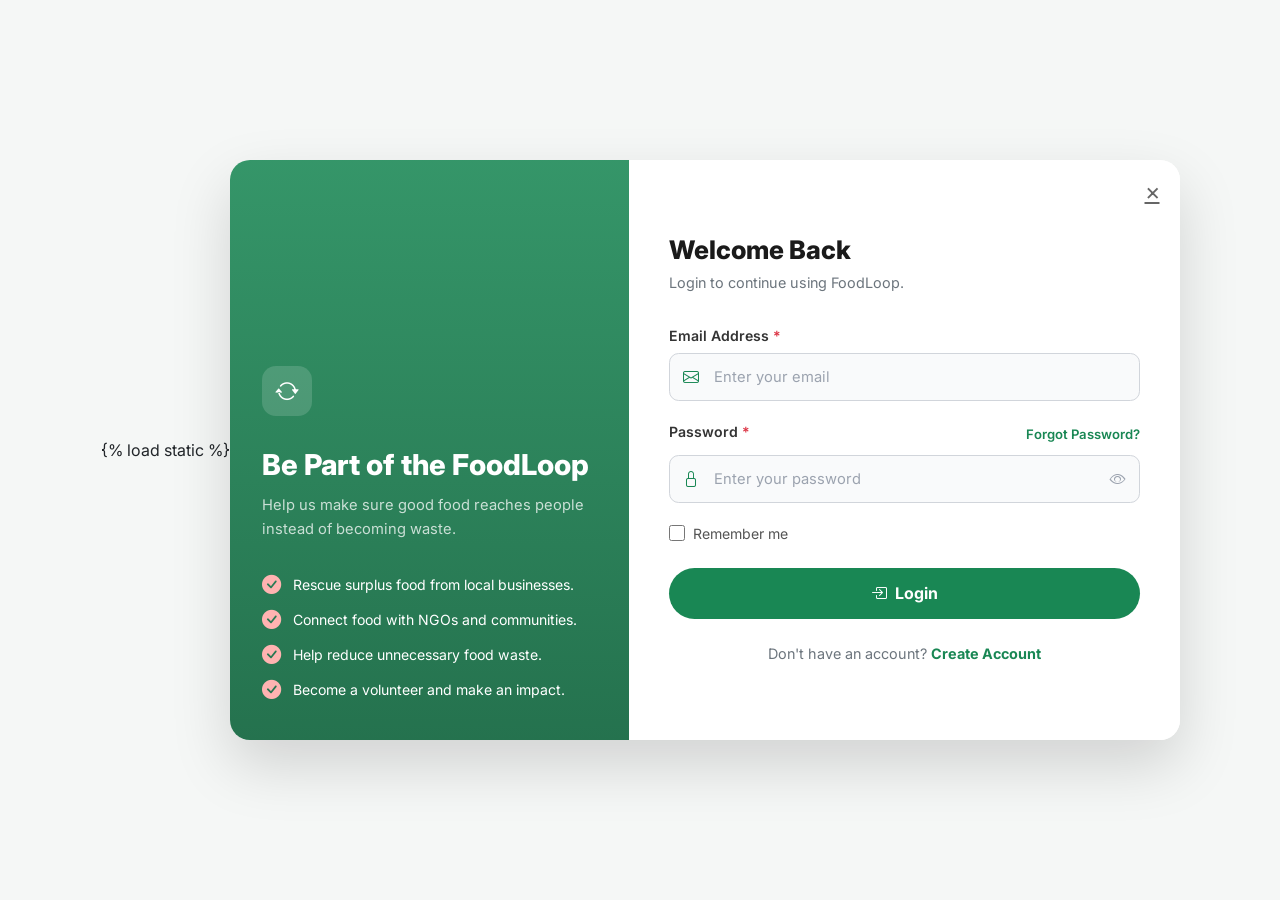
<file: Tamplates/login.html>
{% load static %}
<!DOCTYPE html>
<html lang="en">

<head>
  <meta charset="UTF-8">
  <meta name="viewport" content="width=device-width, initial-scale=1.0">
  <title>Login – FoodLoop</title>

  <!-- Google Fonts -->
  <link rel="preconnect" href="https://fonts.googleapis.com">
  <link rel="preconnect" href="https://fonts.gstatic.com" crossorigin>
  <link href="https://fonts.googleapis.com/css2?family=Inter:wght@400;500;600;700;800&display=swap" rel="stylesheet">

  <!-- Bootstrap 5.3.3 -->
  <link href="https://cdn.jsdelivr.net/npm/bootstrap@5.3.3/dist/css/bootstrap.min.css" rel="stylesheet">

  <!-- Bootstrap Icons -->
  <link rel="stylesheet" href="https://cdn.jsdelivr.net/npm/bootstrap-icons@1.11.3/font/bootstrap-icons.min.css">

  <style>
    :root {
      --fl-primary: #B90E0A;
      --fl-primary-dark: #8a0a07;
      --fl-primary-light: #fdeaea;
      --fl-dark: #3b1210;
    }

    * {
      margin: 0;
      padding: 0;
      box-sizing: border-box;
    }

    body {
      font-family: 'Inter', sans-serif;
      min-height: 100vh;
      display: flex;
      align-items: center;
      justify-content: center;
      background: #f5f7f6;
      padding: 20px;
    }

    .auth-container {
      display: flex;
      width: 100%;
      max-width: 950px;
      min-height: 580px;
      border-radius: 1.25rem;
      overflow: hidden;
      box-shadow: 0 25px 60px rgba(0, 0, 0, 0.15);
      background: #fff;
    }

    /* ========== LEFT PANEL ========== */
    .auth-left {
      width: 42%;
      background: linear-gradient(180deg, rgba(185, 14, 10, 0.88), rgba(138, 10, 7, 0.92)),
        url('https://images.unsplash.com/photo-1547592180-85f173990554?auto=format&fit=crop&w=800&q=80') center/cover;
      color: #fff;
      padding: 2.5rem 2rem;
      display: flex;
      flex-direction: column;
      justify-content: flex-end;
    }

    .auth-left .logo-icon {
      width: 50px;
      height: 50px;
      background: rgba(255, 255, 255, 0.15);
      border-radius: 14px;
      display: flex;
      align-items: center;
      justify-content: center;
      font-size: 1.5rem;
      margin-bottom: 2rem;
    }

    .auth-left h2 {
      font-size: 1.8rem;
      font-weight: 800;
      margin-bottom: 0.75rem;
      line-height: 1.2;
      color: #fff;
    }

    .auth-left .subtitle {
      font-size: 0.92rem;
      color: rgba(255, 255, 255, 0.75);
      line-height: 1.6;
      margin-bottom: 2rem;
    }

    .feature-list {
      display: flex;
      flex-direction: column;
      gap: 14px;
    }

    .feature-item {
      display: flex;
      align-items: flex-start;
      gap: 12px;
      font-size: 0.88rem;
      line-height: 1.5;
    }

    .feature-item i {
      color: #ffb3b1;
      font-size: 1.2rem;
      margin-top: 1px;
      flex-shrink: 0;
    }

    /* ========== RIGHT PANEL ========== */
    .auth-right {
      flex: 1;
      padding: 3rem 2.5rem;
      display: flex;
      flex-direction: column;
      justify-content: center;
      position: relative;
      background: #fff;
    }

    .close-btn {
      position: absolute;
      top: 1.25rem;
      right: 1.25rem;
      background: none;
      border: none;
      font-size: 1.5rem;
      color: #666;
      cursor: pointer;
      line-height: 1;
    }

    .close-btn:hover {
      color: #333;
    }

    .auth-right h2 {
      font-size: 1.6rem;
      font-weight: 800;
      color: #1a1a1a;
      margin-bottom: 0.35rem;
    }

    .auth-right .sub {
      font-size: 0.9rem;
      color: #6c757d;
      margin-bottom: 2rem;
    }

    /* Form Labels */
    .form-label-custom {
      font-size: 0.88rem;
      font-weight: 600;
      color: #333;
      margin-bottom: 0.4rem;
    }

    .form-label-custom .required {
      color: #dc3545;
    }

    /* Input Groups */
    .input-group-custom {
      position: relative;
      margin-bottom: 1.25rem;
    }

    .input-group-custom .input-icon-left {
      position: absolute;
      left: 14px;
      top: 50%;
      transform: translateY(-50%);
      color: var(--fl-primary);
      font-size: 1rem;
      z-index: 2;
    }

    .input-group-custom input {
      width: 100%;
      padding: 0.75rem 0.75rem 0.75rem 2.75rem;
      border: 1.5px solid #d1d5db;
      border-radius: 0.6rem;
      font-size: 0.92rem;
      font-family: 'Inter', sans-serif;
      background: #f9fafb;
      transition: border-color 0.2s, box-shadow 0.2s;
      color: #333;
    }

    .input-group-custom input:focus {
      outline: none;
      border-color: var(--fl-primary);
      box-shadow: 0 0 0 3px rgba(25, 135, 84, 0.12);
      background: #fff;
    }

    .input-group-custom input::placeholder {
      color: #9ca3af;
    }

    .input-group-custom .input-icon-right {
      position: absolute;
      right: 14px;
      top: 50%;
      transform: translateY(-50%);
      color: #9ca3af;
      cursor: pointer;
      font-size: 1rem;
      z-index: 2;
      background: none;
      border: none;
    }

    .input-group-custom .input-icon-right:hover {
      color: #555;
    }

    /* Label with forgot password */
    .label-row {
      display: flex;
      justify-content: space-between;
      align-items: center;
      margin-bottom: 0.4rem;
    }

    .forgot-link {
      font-size: 0.82rem;
      color: var(--fl-primary);
      text-decoration: none;
      font-weight: 600;
    }

    .forgot-link:hover {
      text-decoration: underline;
      color: var(--fl-primary-dark);
    }

    /* Remember Me */
    .remember-row {
      display: flex;
      align-items: center;
      gap: 8px;
      margin-bottom: 1.5rem;
    }

    .remember-row input[type="checkbox"] {
      width: 16px;
      height: 16px;
      accent-color: var(--fl-primary);
      cursor: pointer;
    }

    .remember-row label {
      font-size: 0.88rem;
      color: #555;
      cursor: pointer;
      user-select: none;
    }

    /* Submit Button */
    .btn-login {
      width: 100%;
      padding: 0.85rem;
      background: var(--fl-primary);
      color: #fff;
      border: none;
      border-radius: 50rem;
      font-size: 1rem;
      font-weight: 700;
      font-family: 'Inter', sans-serif;
      cursor: pointer;
      transition: background 0.2s, transform 0.1s;
      display: flex;
      align-items: center;
      justify-content: center;
      gap: 8px;
    }

    .btn-login:hover {
      background: var(--fl-primary-dark);
      transform: translateY(-1px);
    }

    .btn-login:active {
      transform: translateY(0);
    }

    /* Bottom Link */
    .bottom-link {
      text-align: center;
      margin-top: 1.5rem;
      font-size: 0.9rem;
      color: #6c757d;
    }

    .bottom-link a {
      color: var(--fl-primary);
      font-weight: 700;
      text-decoration: none;
    }

    .bottom-link a:hover {
      text-decoration: underline;
    }

    /* Toast Container */
    .toast-container {
      position: fixed;
      top: 20px;
      right: 20px;
      z-index: 9999;
    }

    .toast-msg {
      padding: 14px 20px;
      border-radius: 10px;
      color: #fff;
      font-size: 0.88rem;
      font-weight: 500;
      margin-bottom: 10px;
      animation: slideIn 0.3s ease;
      box-shadow: 0 4px 15px rgba(0, 0, 0, 0.15);
    }

    .toast-success {
      background: var(--fl-primary);
    }

    .toast-error {
      background: #dc3545;
    }

    .toast-warning {
      background: #ffc107;
      color: #333;
    }

    .toast-info {
      background: #0dcaf0;
      color: #333;
    }

    @keyframes slideIn {
      from {
        transform: translateX(100%);
        opacity: 0;
      }

      to {
        transform: translateX(0);
        opacity: 1;
      }
    }

    /* ========== RESPONSIVE ========== */
    @media (max-width: 768px) {
      .auth-container {
        flex-direction: column;
        max-width: 100%;
        min-height: auto;
      }

      .auth-left {
        width: 100%;
        padding: 2rem 1.5rem;
        min-height: 200px;
      }

      .auth-left h2 {
        font-size: 1.4rem;
      }

      .feature-list {
        display: none;
      }

      .auth-right {
        padding: 2rem 1.5rem;
      }
    }

    /* Login page - same FoodLoop green theme */
    .auth-left {
      background: linear-gradient(180deg, rgba(25, 135, 84, 0.88), rgba(18, 102, 63, 0.92)),
        url('https://images.unsplash.com/photo-1547592180-85f173990554?auto=format&fit=crop&w=800&q=80') center/cover;
    }
    .input-group-custom .input-icon-left { color: #198754 !important; }
    .btn-login, .toast-success { background: #198754 !important; }
    .btn-login:hover { background: #12663f !important; }
    .forgot-link, .bottom-link a { color: #198754 !important; }
    .input-group-custom input:focus {
      border-color: #198754 !important;
      box-shadow: 0 0 0 3px rgba(25, 135, 84, 0.12) !important;
    }

  </style>
</head>

<body>

  <div class="auth-container">

    <!-- ===== LEFT PANEL ===== -->
    <div class="auth-left">
      <div class="logo-icon">
        <i class="bi bi-arrow-repeat"></i>
      </div>
      <h2>Be Part of the FoodLoop</h2>
      <p class="subtitle">Help us make sure good food reaches people instead of becoming waste.</p>
      <div class="feature-list">
        <div class="feature-item">
          <i class="bi bi-check-circle-fill"></i>
          <span>Rescue surplus food from local businesses.</span>
        </div>
        <div class="feature-item">
          <i class="bi bi-check-circle-fill"></i>
          <span>Connect food with NGOs and communities.</span>
        </div>
        <div class="feature-item">
          <i class="bi bi-check-circle-fill"></i>
          <span>Help reduce unnecessary food waste.</span>
        </div>
        <div class="feature-item">
          <i class="bi bi-check-circle-fill"></i>
          <span>Become a volunteer and make an impact.</span>
        </div>
      </div>
    </div>

    <!-- ===== RIGHT PANEL ===== -->
    <div class="auth-right">
      <a href="index.html" class="close-btn" aria-label="Close">&times;</a>

      <h2>Welcome Back</h2>
      <p class="sub">Login to continue using FoodLoop.</p>

      <form id="loginForm" novalidate>
        <!-- Email -->
        <div class="form-label-custom">Email Address <span class="required">*</span></div>
        <div class="input-group-custom">
          <i class="bi bi-envelope input-icon-left"></i>
          <input type="email" id="loginEmail" placeholder="Enter your email" required>
        </div>

        <!-- Password -->
        <div class="label-row">
          <div class="form-label-custom">Password <span class="required">*</span></div>
          <a href="#" class="forgot-link">Forgot Password?</a>
        </div>
        <div class="input-group-custom">
          <i class="bi bi-lock input-icon-left"></i>
          <input type="password" id="loginPassword" placeholder="Enter your password" required>
          <button type="button" class="input-icon-right" onclick="togglePassword('loginPassword', this)">
            <i class="bi bi-eye"></i>
          </button>
        </div>

        <!-- Remember Me -->
        <div class="remember-row">
          <input type="checkbox" id="rememberMe">
          <label for="rememberMe">Remember me</label>
        </div>

        <!-- Submit -->
        <button type="submit" class="btn-login">
          <i class="bi bi-box-arrow-in-right"></i> Login
        </button>
      </form>

      <div class="bottom-link">
        Don't have an account? <a href="register.html">Create Account</a>
      </div>
    </div>

  </div>

  <div class="toast-container" id="toastContainer"></div>

  <script>
    // Toggle password visibility
    function togglePassword(inputId, btn) {
      const input = document.getElementById(inputId);
      const icon = btn.querySelector('i');
      if (input.type === 'password') {
        input.type = 'text';
        icon.classList.replace('bi-eye', 'bi-eye-slash');
      } else {
        input.type = 'password';
        icon.classList.replace('bi-eye-slash', 'bi-eye');
      }
    }

    // Toast notification
    function showToast(type, title, message) {
      const container = document.getElementById('toastContainer');
      const toast = document.createElement('div');
      toast.className = 'toast-msg toast-' + type;
      toast.innerHTML = '<strong>' + title + '</strong><br>' + message;
      container.appendChild(toast);
      setTimeout(() => toast.remove(), 3500);
    }

    // Form submit
    document.getElementById('loginForm').addEventListener('submit', function (e) {
      e.preventDefault();
      const email = document.getElementById('loginEmail').value.trim();
      const password = document.getElementById('loginPassword').value.trim();

      if (!email || !password) {
        showToast('warning', 'Fields Required', 'Please fill in all required fields.');
        return;
      }

      // Demo login routing
      const roleMap = {
        'admin@foodloop.demo': 'dashboard-admin.html',
        'business@foodloop.demo': 'dashboard-business.html',
        'ngo@foodloop.demo': 'dashboard-ngo.html',
        'volunteer@foodloop.demo': 'dashboard-volunteer.html',
        'customer@foodloop.demo': 'dashboard-customer.html'
      };

      if (roleMap[email]) {
        showToast('success', 'Login Successful', 'Redirecting to dashboard...');
        setTimeout(() => window.location.href = roleMap[email], 1000);
      } else {
        showToast('success', 'Login Successful', 'Welcome back!');
      }
    });
  </script>

</body>

</html>
</file>
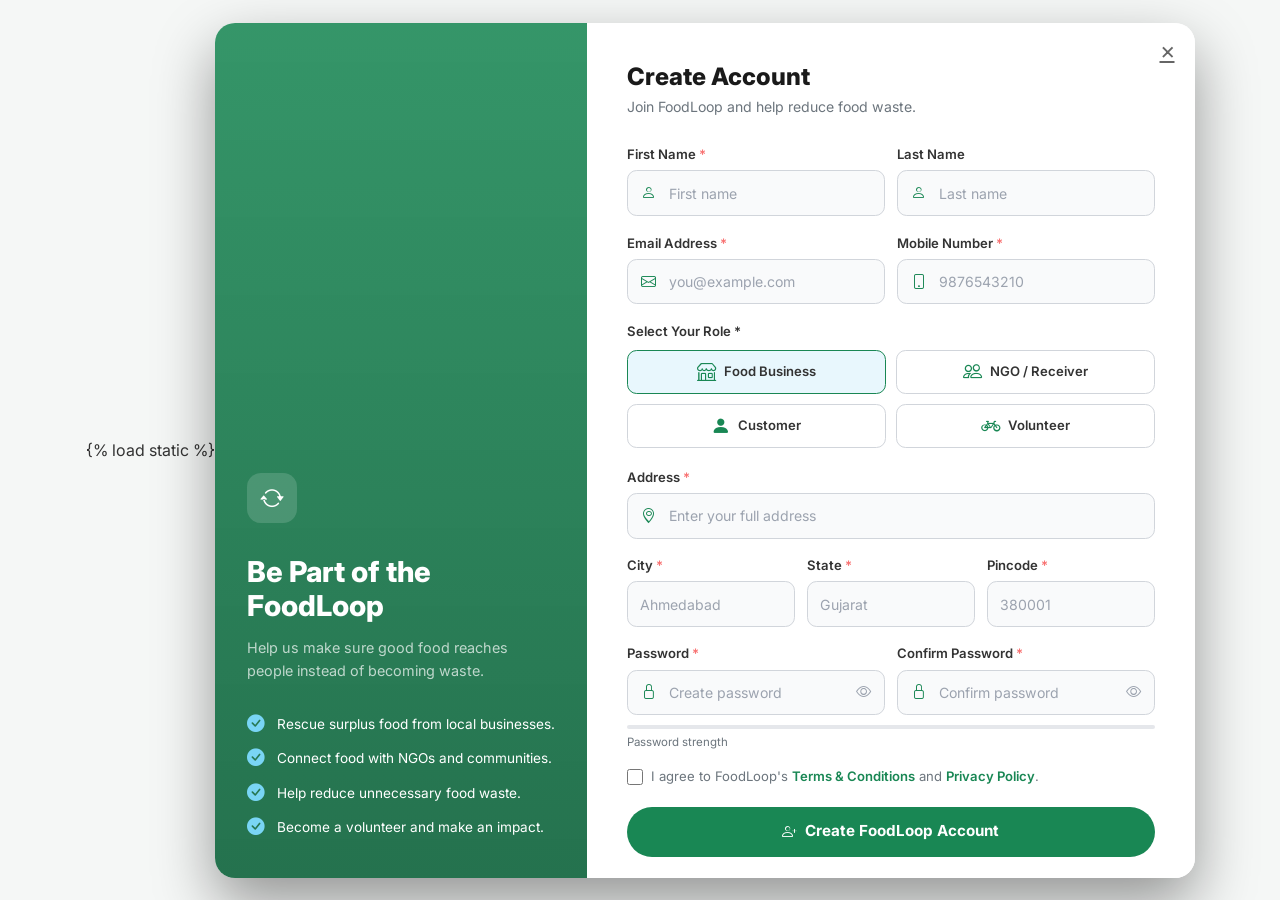
<file: Tamplates/register.html>
{% load static %}
<!DOCTYPE html>
<html lang="en">

<head>
  <meta charset="UTF-8">
  <meta name="viewport" content="width=device-width, initial-scale=1.0">
  <title>Register – FoodLoop</title>

  <!-- Google Fonts -->
  <link rel="preconnect" href="https://fonts.googleapis.com">
  <link rel="preconnect" href="https://fonts.gstatic.com" crossorigin>
  <link href="https://fonts.googleapis.com/css2?family=Inter:wght@400;500;600;700;800&display=swap" rel="stylesheet">

  <!-- Bootstrap 5.3.3 -->
  <link href="https://cdn.jsdelivr.net/npm/bootstrap@5.3.3/dist/css/bootstrap.min.css" rel="stylesheet">

  <!-- Bootstrap Icons -->
  <link rel="stylesheet" href="https://cdn.jsdelivr.net/npm/bootstrap-icons@1.11.3/font/bootstrap-icons.min.css">

  <style>
    :root {
      --fl-primary: #198754;
      --fl-primary-dark: #12663f;
      --fl-primary-light: #e8f7fd;
      --fl-dark: #18332a;
    }

    * {
      margin: 0;
      padding: 0;
      box-sizing: border-box;
    }

    body {
      font-family: 'Inter', sans-serif;
      min-height: 100vh;
      display: flex;
      align-items: center;
      justify-content: center;
      background: #f5f7f6;
      padding: 20px;
    }

    .auth-container {
      display: flex;
      width: 100%;
      max-width: 980px;
      min-height: 700px;
      border-radius: 1.25rem;
      overflow: hidden;
      box-shadow: 0 25px 60px rgba(0, 0, 0, 0.4);
      background: #fff;
    }

    /* ========== LEFT PANEL ========== */
    .auth-left {
      width: 38%;
      background: linear-gradient(180deg, rgba(25, 135, 84, 0.88), rgba(18, 102, 63, 0.92)),
        url('https://images.unsplash.com/photo-1547592180-85f173990554?auto=format&fit=crop&w=800&q=80') center/cover;
      color: #fff;
      padding: 2.5rem 2rem;
      display: flex;
      flex-direction: column;
      justify-content: flex-end;
    }

    .auth-left .logo-icon {
      width: 50px;
      height: 50px;
      background: rgba(255, 255, 255, 0.15);
      border-radius: 14px;
      display: flex;
      align-items: center;
      justify-content: center;
      font-size: 1.5rem;
      margin-bottom: 2rem;
    }

    .auth-left h2 {
      font-size: 1.8rem;
      font-weight: 800;
      margin-bottom: 0.75rem;
      line-height: 1.2;
      color: #fff;
    }

    .auth-left .subtitle {
      font-size: 0.9rem;
      color: rgba(255, 255, 255, 0.7);
      line-height: 1.6;
      margin-bottom: 2rem;
    }

    .feature-list {
      display: flex;
      flex-direction: column;
      gap: 14px;
    }

    .feature-item {
      display: flex;
      align-items: flex-start;
      gap: 12px;
      font-size: 0.85rem;
      line-height: 1.5;
    }

    .feature-item i {
      color: #79d5f5;
      font-size: 1.1rem;
      margin-top: 1px;
      flex-shrink: 0;
    }

    /* ========== RIGHT PANEL (DARK) ========== */
    .auth-right {
      flex: 1;
      padding: 2.5rem;
      display: flex;
      flex-direction: column;
      position: relative;
      background: #fff;
      overflow-y: auto;
      max-height: 95vh;
    }

    .close-btn {
      position: absolute;
      top: 1rem;
      right: 1.25rem;
      background: none;
      border: none;
      font-size: 1.5rem;
      color: #666;
      cursor: pointer;
      line-height: 1;
    }

    .close-btn:hover {
      color: #333;
    }

    .auth-right h2 {
      font-size: 1.5rem;
      font-weight: 800;
      color: #1a1a1a;
      margin-bottom: 0.3rem;
    }

    .auth-right .sub {
      font-size: 0.88rem;
      color: #6c757d;
      margin-bottom: 1.75rem;
    }

    /* Form Labels */
    .form-label-custom {
      font-size: 0.82rem;
      font-weight: 600;
      color: #333;
      margin-bottom: 0.35rem;
    }

    .form-label-custom .required {
      color: #f87171;
    }

    /* Input Groups */
    .input-group-custom {
      position: relative;
      margin-bottom: 1.1rem;
    }

    .input-group-custom .input-icon-left {
      position: absolute;
      left: 14px;
      top: 50%;
      transform: translateY(-50%);
      color: var(--fl-primary);
      font-size: 0.95rem;
      z-index: 2;
    }

    .input-group-custom input {
      width: 100%;
      padding: 0.7rem 0.75rem 0.7rem 2.6rem;
      border: 1.5px solid #d1d5db;
      border-radius: 0.6rem;
      font-size: 0.88rem;
      font-family: 'Inter', sans-serif;
      background: #f9fafb;
      transition: border-color 0.2s, box-shadow 0.2s;
      color: #333;
    }

    .input-group-custom input:focus {
      outline: none;
      border-color: var(--fl-primary);
      box-shadow: 0 0 0 3px rgba(25, 135, 84, 0.15);
      background: #fff;
    }

    .input-group-custom input::placeholder {
      color: #9ca3af;
    }

    .input-group-custom .input-icon-right {
      position: absolute;
      right: 14px;
      top: 50%;
      transform: translateY(-50%);
      color: #9ca3af;
      cursor: pointer;
      font-size: 0.95rem;
      z-index: 2;
      background: none;
      border: none;
    }

    .input-group-custom .input-icon-right:hover {
      color: #aaa;
    }

    /* No-icon input (for fields without left icon) */
    .input-no-icon {
      width: 100%;
      padding: 0.7rem 0.75rem;
      border: 1.5px solid #d1d5db;
      border-radius: 0.6rem;
      font-size: 0.88rem;
      font-family: 'Inter', sans-serif;
      background: #f9fafb;
      transition: border-color 0.2s, box-shadow 0.2s;
      color: #333;
      margin-bottom: 1.1rem;
    }

    .input-no-icon:focus {
      outline: none;
      border-color: var(--fl-primary);
      box-shadow: 0 0 0 3px rgba(25, 135, 84, 0.15);
      background: #fff;
    }

    .input-no-icon::placeholder {
      color: #9ca3af;
    }

    /* Row */
    .form-row {
      display: grid;
      grid-template-columns: 1fr 1fr;
      gap: 12px;
    }

    .form-row-3 {
      display: grid;
      grid-template-columns: 1fr 1fr 1fr;
      gap: 12px;
    }

    /* Role Selection Cards */
    .role-section-title {
      font-size: 0.82rem;
      font-weight: 600;
      color: #333;
      margin-bottom: 0.5rem;
    }

    .role-grid {
      display: grid;
      grid-template-columns: 1fr 1fr;
      gap: 10px;
      margin-bottom: 1.25rem;
    }

    .role-card {
      border: 1.5px solid #d1d5db;
      border-radius: 0.6rem;
      padding: 0.7rem 0.5rem;
      cursor: pointer;
      text-align: center;
      transition: all 0.2s ease;
      background: #f9fafb;
      display: flex;
      align-items: center;
      justify-content: center;
      gap: 8px;
    }

    .role-card:hover {
      border-color: #3d5047;
      background: #283530;
    }

    .role-card.active {
      border-color: var(--fl-primary);
      background: rgba(9, 158, 220, 0.08);
    }

    .role-card i {
      font-size: 1.2rem;
      color: var(--fl-primary);
    }

    .role-card span {
      font-size: 0.82rem;
      font-weight: 600;
      color: #333;
    }

    .role-card.active span {
      color: #333;
    }

    /* Password Strength Bar */
    .strength-bar-container {
      height: 4px;
      background: #d1d5db;
      border-radius: 2px;
      margin-top: -0.5rem;
      margin-bottom: 0.3rem;
      overflow: hidden;
    }

    .strength-bar {
      height: 100%;
      border-radius: 2px;
      transition: width 0.3s, background 0.3s;
      width: 0%;
    }

    .strength-label {
      font-size: 0.72rem;
      color: #9ca3af;
      margin-bottom: 1rem;
    }

    /* Checkbox */
    .terms-row {
      display: flex;
      align-items: flex-start;
      gap: 8px;
      margin-bottom: 1.25rem;
    }

    .terms-row input[type="checkbox"] {
      width: 16px;
      height: 16px;
      accent-color: var(--fl-primary);
      cursor: pointer;
      flex-shrink: 0;
      margin-top: 2px;
    }

    .terms-row label {
      font-size: 0.82rem;
      color: #6c757d;
      cursor: pointer;
      line-height: 1.5;
    }

    .terms-row label a {
      color: var(--fl-primary);
      text-decoration: none;
      font-weight: 600;
    }

    .terms-row label a:hover {
      text-decoration: underline;
    }

    /* Submit Button */
    .btn-register {
      width: 100%;
      padding: 0.85rem;
      background: var(--fl-primary);
      color: #fff;
      border: none;
      border-radius: 50rem;
      font-size: 0.95rem;
      font-weight: 700;
      font-family: 'Inter', sans-serif;
      cursor: pointer;
      transition: background 0.2s, transform 0.1s;
      display: flex;
      align-items: center;
      justify-content: center;
      gap: 8px;
    }

    .btn-register:hover {
      background: var(--fl-primary-dark);
      transform: translateY(-1px);
    }

    .btn-register:active {
      transform: translateY(0);
    }

    /* Bottom Link */
    .bottom-link {
      text-align: center;
      margin-top: 1.25rem;
      font-size: 0.88rem;
      color: #6c757d;
    }

    .bottom-link a {
      color: var(--fl-primary);
      font-weight: 700;
      text-decoration: none;
    }

    .bottom-link a:hover {
      text-decoration: underline;
    }

    /* Toast Container */
    .toast-container {
      position: fixed;
      top: 20px;
      right: 20px;
      z-index: 9999;
    }

    .toast-msg {
      padding: 14px 20px;
      border-radius: 10px;
      color: #fff;
      font-size: 0.88rem;
      font-weight: 500;
      margin-bottom: 10px;
      animation: slideIn 0.3s ease;
      box-shadow: 0 4px 15px rgba(0, 0, 0, 0.3);
    }

    .toast-success {
      background: var(--fl-primary);
    }

    .toast-error {
      background: #dc3545;
    }

    .toast-warning {
      background: #ffc107;
      color: #333;
    }

    @keyframes slideIn {
      from {
        transform: translateX(100%);
        opacity: 0;
      }

      to {
        transform: translateX(0);
        opacity: 1;
      }
    }

    /* ========== RESPONSIVE ========== */
    @media (max-width: 768px) {
      body {
        background: #fff;
      }

      .auth-container {
        flex-direction: column;
        max-width: 100%;
        min-height: auto;
      }

      .auth-left {
        width: 100%;
        padding: 2rem 1.5rem;
        min-height: 180px;
      }

      .auth-left h2 {
        font-size: 1.3rem;
      }

      .feature-list {
        display: none;
      }

      .auth-right {
        padding: 1.5rem;
        max-height: none;
      }

      .form-row,
      .form-row-3 {
        grid-template-columns: 1fr;
      }

      .role-grid {
        grid-template-columns: 1fr 1fr;
      }
    }

    /* Register page - LIGHT MODE ONLY */
    body { background: #f5f7f6 !important; color: #333 !important; }
    .auth-container, .auth-right { background: #fff !important; }
    .auth-right h2 { color: #1a1a1a !important; }
    .auth-right .sub, .bottom-link, .strength-label, .terms-row label {
      color: #6c757d !important;
    }
    .form-label-custom, .role-section-title { color: #333 !important; }

    .input-group-custom input, .input-no-icon {
      background: #f9fafb !important;
      color: #333 !important;
      border-color: #d1d5db !important;
    }

    .input-group-custom input:focus, .input-no-icon:focus {
      background: #fff !important;
      border-color: #198754 !important;
      box-shadow: 0 0 0 3px rgba(25, 135, 84, 0.15) !important;
    }

    .input-group-custom input::placeholder, .input-no-icon::placeholder {
      color: #9ca3af !important;
    }

    .role-card {
      background: #fff !important;
      border-color: #d1d5db !important;
    }

    .role-card:hover {
      background: #f5f7f9 !important;
      border-color: #b8c0c7 !important;
    }

    .role-card.active {
      background: #e8f7fd !important;
      border-color: #198754 !important;
    }

    .role-card span, .role-card.active span { color: #333 !important; }
    .strength-bar-container { background: #e5e7eb !important; }

    @media (max-width: 768px) {
      body { background: #f5f7f6 !important; }
    }

  </style>
</head>

<body>

  <div class="auth-container">

    <!-- ===== LEFT PANEL ===== -->
    <div class="auth-left">
      <div class="logo-icon">
        <i class="bi bi-arrow-repeat"></i>
      </div>
      <h2>Be Part of the FoodLoop</h2>
      <p class="subtitle">Help us make sure good food reaches people instead of becoming waste.</p>
      <div class="feature-list">
        <div class="feature-item">
          <i class="bi bi-check-circle-fill"></i>
          <span>Rescue surplus food from local businesses.</span>
        </div>
        <div class="feature-item">
          <i class="bi bi-check-circle-fill"></i>
          <span>Connect food with NGOs and communities.</span>
        </div>
        <div class="feature-item">
          <i class="bi bi-check-circle-fill"></i>
          <span>Help reduce unnecessary food waste.</span>
        </div>
        <div class="feature-item">
          <i class="bi bi-check-circle-fill"></i>
          <span>Become a volunteer and make an impact.</span>
        </div>
      </div>
    </div>

    <!-- ===== RIGHT PANEL (DARK) ===== -->
    <div class="auth-right">
      <a href="index.html" class="close-btn" aria-label="Close">&times;</a>

      <h2>Create Account</h2>
      <p class="sub">Join FoodLoop and help reduce food waste.</p>

      <form id="registerForm" novalidate>

        <!-- Name Row -->
        <div class="form-row">
          <div>
            <div class="form-label-custom">First Name <span class="required">*</span></div>
            <div class="input-group-custom">
              <i class="bi bi-person input-icon-left"></i>
              <input type="text" id="regFirstName" placeholder="First name" required>
            </div>
          </div>
          <div>
            <div class="form-label-custom">Last Name</div>
            <div class="input-group-custom">
              <i class="bi bi-person input-icon-left"></i>
              <input type="text" id="regLastName" placeholder="Last name">
            </div>
          </div>
        </div>

        <!-- Email & Phone -->
        <div class="form-row">
          <div>
            <div class="form-label-custom">Email Address <span class="required">*</span></div>
            <div class="input-group-custom">
              <i class="bi bi-envelope input-icon-left"></i>
              <input type="email" id="regEmail" placeholder="you@example.com" required>
            </div>
          </div>
          <div>
            <div class="form-label-custom">Mobile Number <span class="required">*</span></div>
            <div class="input-group-custom">
              <i class="bi bi-phone input-icon-left"></i>
              <input type="tel" id="regPhone" placeholder="9876543210" maxlength="10" required>
            </div>
          </div>
        </div>

        <!-- Role Selection -->
        <div class="role-section-title">Select Your Role <span class="required">*</span></div>
        <div class="role-grid">
          <div class="role-card active" onclick="selectRole(this, 'business')">
            <i class="bi bi-shop"></i>
            <span>Food Business</span>
          </div>
          <div class="role-card" onclick="selectRole(this, 'ngo')">
            <i class="bi bi-people"></i>
            <span>NGO / Receiver</span>
          </div>
          <div class="role-card" onclick="selectRole(this, 'customer')">
            <i class="bi bi-person-fill"></i>
            <span>Customer</span>
          </div>
          <div class="role-card" onclick="selectRole(this, 'volunteer')">
            <i class="bi bi-bicycle"></i>
            <span>Volunteer</span>
          </div>
        </div>
        <input type="hidden" id="selectedRole" value="business">

        <!-- Address -->
        <div class="form-label-custom">Address <span class="required">*</span></div>
        <div class="input-group-custom">
          <i class="bi bi-geo-alt input-icon-left"></i>
          <input type="text" id="regAddress" placeholder="Enter your full address" required>
        </div>

        <!-- City, State, Pincode -->
        <div class="form-row-3">
          <div>
            <div class="form-label-custom">City <span class="required">*</span></div>
            <input type="text" class="input-no-icon" id="regCity" placeholder="Ahmedabad" required>
          </div>
          <div>
            <div class="form-label-custom">State <span class="required">*</span></div>
            <input type="text" class="input-no-icon" id="regState" placeholder="Gujarat" required>
          </div>
          <div>
            <div class="form-label-custom">Pincode <span class="required">*</span></div>
            <input type="text" class="input-no-icon" id="regPincode" placeholder="380001" maxlength="6" required>
          </div>
        </div>

        <!-- Password Row -->
        <div class="form-row">
          <div>
            <div class="form-label-custom">Password <span class="required">*</span></div>
            <div class="input-group-custom">
              <i class="bi bi-lock input-icon-left"></i>
              <input type="password" id="regPassword" placeholder="Create password" required oninput="checkStrength()">
              <button type="button" class="input-icon-right" onclick="togglePassword('regPassword', this)">
                <i class="bi bi-eye"></i>
              </button>
            </div>
          </div>
          <div>
            <div class="form-label-custom">Confirm Password <span class="required">*</span></div>
            <div class="input-group-custom">
              <i class="bi bi-lock input-icon-left"></i>
              <input type="password" id="regConfirmPassword" placeholder="Confirm password" required>
              <button type="button" class="input-icon-right" onclick="togglePassword('regConfirmPassword', this)">
                <i class="bi bi-eye"></i>
              </button>
            </div>
          </div>
        </div>

        <!-- Password Strength -->
        <div class="strength-bar-container">
          <div class="strength-bar" id="strengthBar"></div>
        </div>
        <div class="strength-label" id="strengthLabel">Password strength</div>

        <!-- Terms -->
        <div class="terms-row">
          <input type="checkbox" id="termsCheck" required>
          <label for="termsCheck">
            I agree to FoodLoop's <a href="#">Terms & Conditions</a> and <a href="#">Privacy Policy</a>.
          </label>
        </div>

        <!-- Submit -->
        <button type="submit" class="btn-register">
          <i class="bi bi-person-plus"></i> Create FoodLoop Account
        </button>
      </form>

      <div class="bottom-link">
        Already have an account? <a href="login.html">Login</a>
      </div>
    </div>

  </div>

  <div class="toast-container" id="toastContainer"></div>

  <script>
    // Role selection
    function selectRole(element, role) {
      document.querySelectorAll('.role-card').forEach(c => c.classList.remove('active'));
      element.classList.add('active');
      document.getElementById('selectedRole').value = role;
    }

    // Toggle password visibility
    function togglePassword(inputId, btn) {
      const input = document.getElementById(inputId);
      const icon = btn.querySelector('i');
      if (input.type === 'password') {
        input.type = 'text';
        icon.classList.replace('bi-eye', 'bi-eye-slash');
      } else {
        input.type = 'password';
        icon.classList.replace('bi-eye-slash', 'bi-eye');
      }
    }

    // Password strength checker
    function checkStrength() {
      const pw = document.getElementById('regPassword').value;
      const bar = document.getElementById('strengthBar');
      const label = document.getElementById('strengthLabel');
      let strength = 0;

      if (pw.length >= 8) strength += 25;
      if (pw.match(/[a-z]+/)) strength += 25;
      if (pw.match(/[A-Z]+/)) strength += 25;
      if (pw.match(/[0-9]+/) || pw.match(/[^a-zA-Z0-9]+/)) strength += 25;

      bar.style.width = strength + '%';

      if (strength <= 25) {
        bar.style.background = '#dc3545';
        label.textContent = 'Password strength: Weak';
      } else if (strength <= 50) {
        bar.style.background = '#ffc107';
        label.textContent = 'Password strength: Fair';
      } else if (strength <= 75) {
        bar.style.background = '#0dcaf0';
        label.textContent = 'Password strength: Good';
      } else {
        bar.style.background = '#198754';
        label.textContent = 'Password strength: Strong';
      }
    }

    // Toast notification
    function showToast(type, title, message) {
      const container = document.getElementById('toastContainer');
      const toast = document.createElement('div');
      toast.className = 'toast-msg toast-' + type;
      toast.innerHTML = '<strong>' + title + '</strong><br>' + message;
      container.appendChild(toast);
      setTimeout(() => toast.remove(), 3500);
    }

    // Form submit
    document.getElementById('registerForm').addEventListener('submit', function (e) {
      e.preventDefault();
      const fn = document.getElementById('regFirstName').value.trim();
      const email = document.getElementById('regEmail').value.trim();
      const phone = document.getElementById('regPhone').value.trim();
      const pw = document.getElementById('regPassword').value;
      const cpw = document.getElementById('regConfirmPassword').value;
      const terms = document.getElementById('termsCheck').checked;

      if (!fn || !email || !phone) {
        showToast('warning', 'Fields Required', 'Please fill in all required fields.');
        return;
      }

      if (pw.length < 6) {
        showToast('error', 'Weak Password', 'Password must be at least 6 characters.');
        return;
      }

      if (pw !== cpw) {
        showToast('error', 'Password Mismatch', 'Passwords do not match.');
        return;
      }

      if (!terms) {
        showToast('warning', 'Terms Required', 'Please agree to the Terms & Conditions.');
        return;
      }

      showToast('success', 'Account Created', 'Redirecting to login...');
      setTimeout(() => window.location.href = 'login.html', 1500);
    });
  </script>

</body>

</html>
</file>
